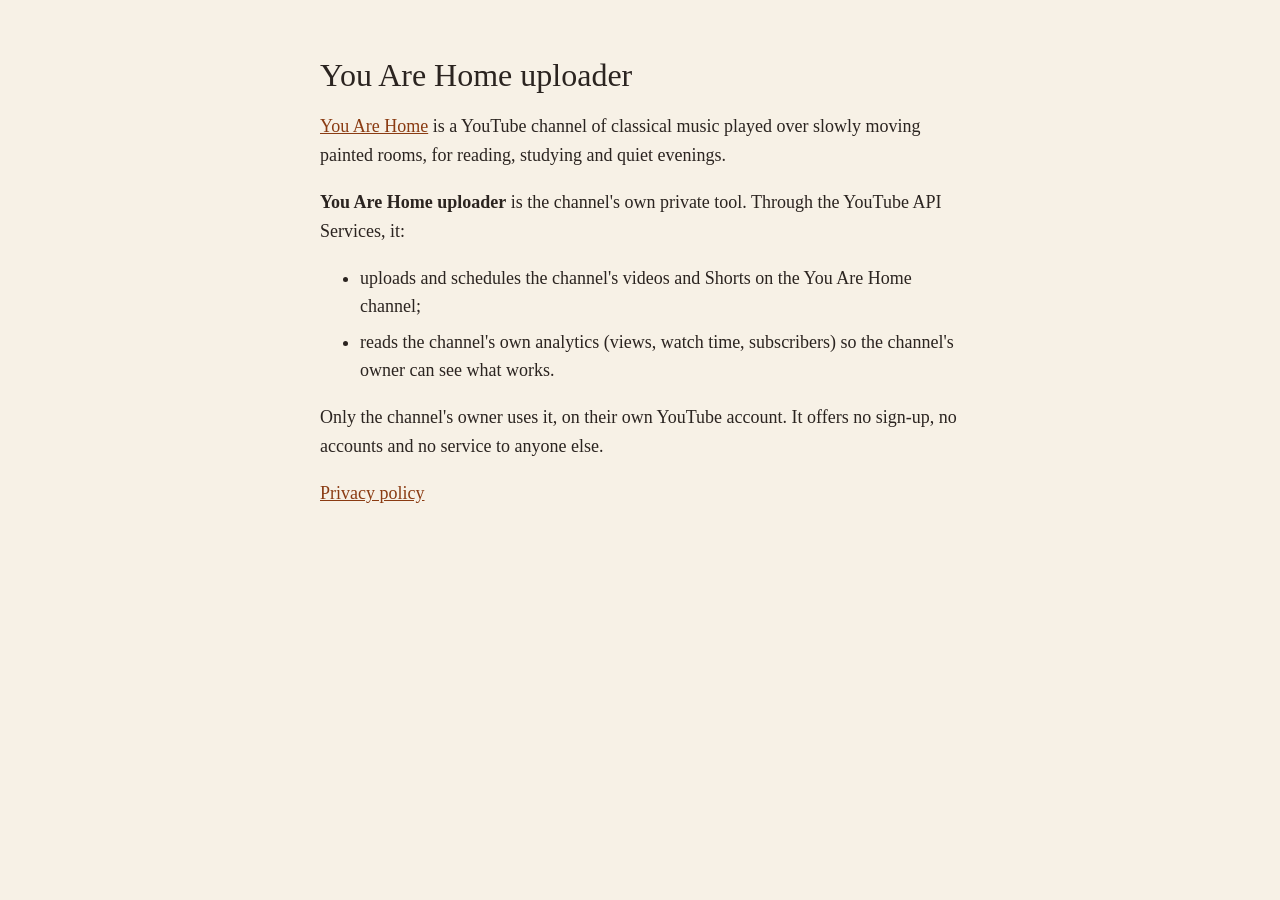
<file: index.html>
<!DOCTYPE html>
<html lang="en">
<head>
<meta charset="utf-8">
<meta name="viewport" content="width=device-width, initial-scale=1">
<title>You Are Home uploader</title>
<link rel="stylesheet" href="style.css">
</head>
<body>
<main>
  <h1>You Are Home uploader</h1>
  <p><a href="https://www.youtube.com/@UAreHome">You Are Home</a> is a YouTube channel of classical music played over slowly moving painted rooms, for reading, studying and quiet evenings.</p>
  <p><strong>You Are Home uploader</strong> is the channel's own private tool. Through the YouTube API Services, it:</p>
  <ul>
    <li>uploads and schedules the channel's videos and Shorts on the You Are Home channel;</li>
    <li>reads the channel's own analytics (views, watch time, subscribers) so the channel's owner can see what works.</li>
  </ul>
  <p>Only the channel's owner uses it, on their own YouTube account. It offers no sign-up, no accounts and no service to anyone else.</p>
  <p><a href="privacy.html">Privacy policy</a></p>
</main>
</body>
</html>
</file>
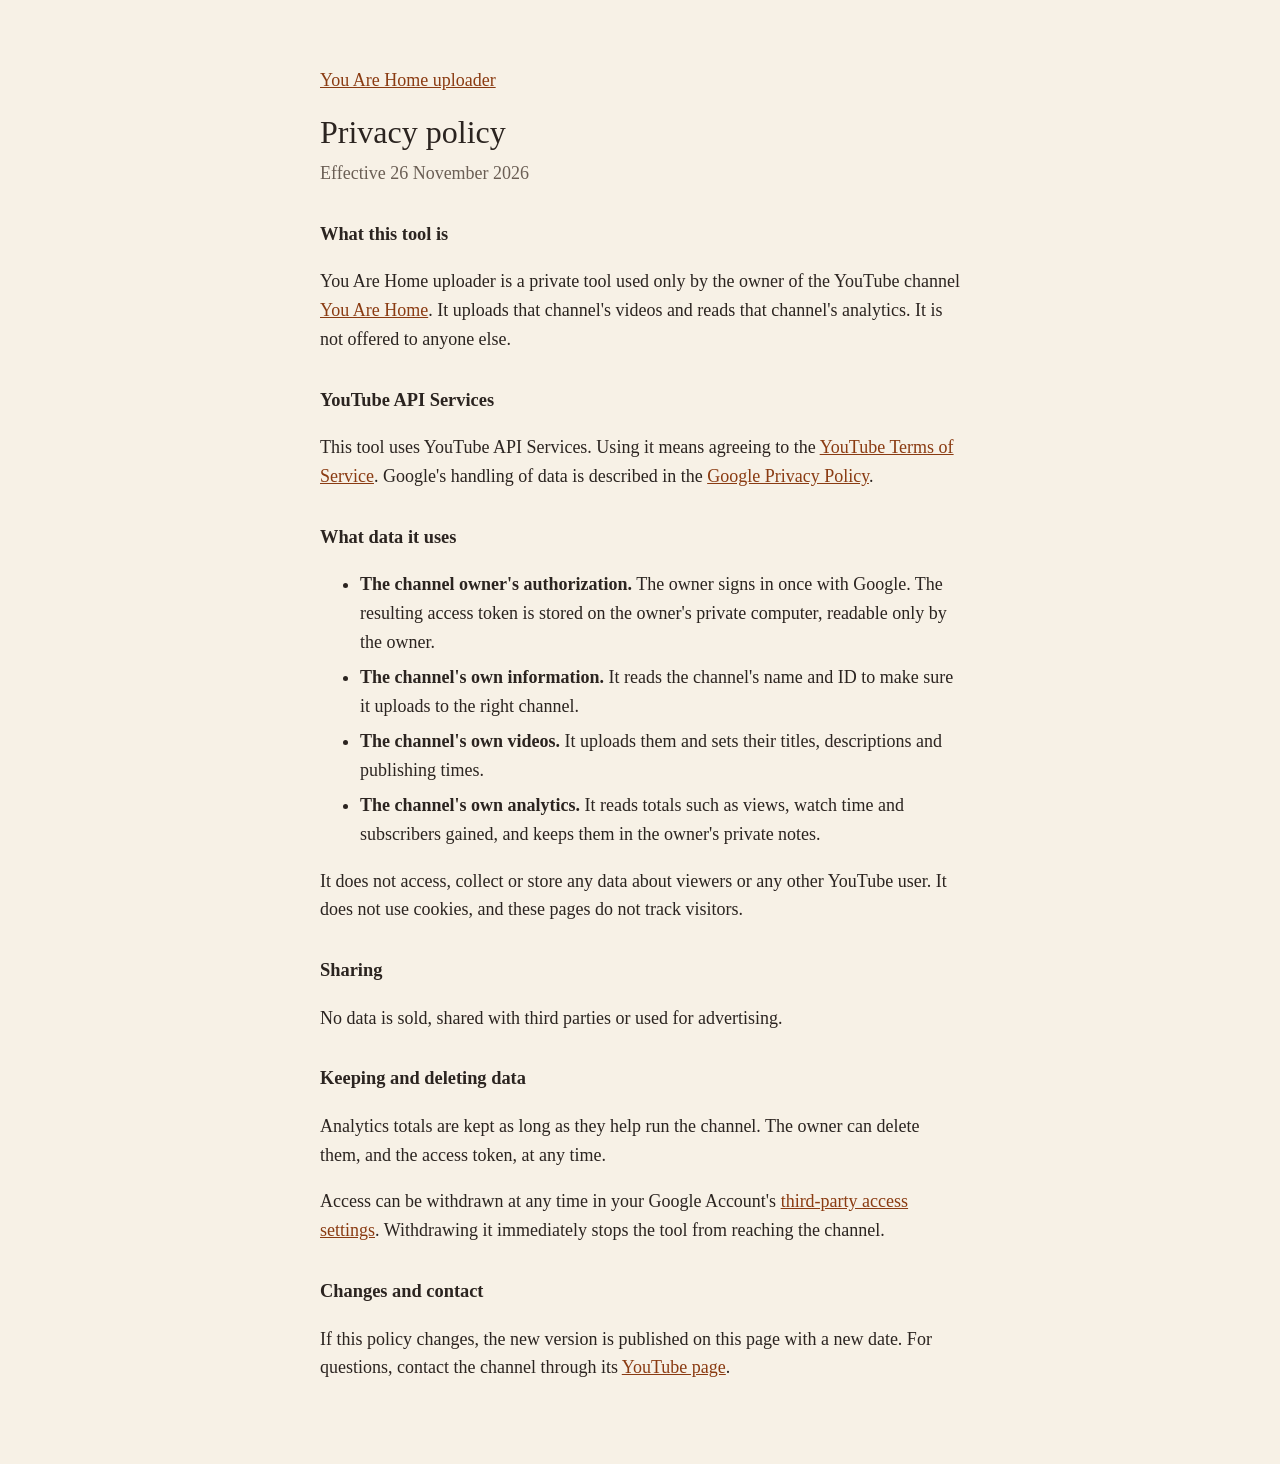
<file: privacy.html>
<!DOCTYPE html>
<html lang="en">
<head>
<meta charset="utf-8">
<meta name="viewport" content="width=device-width, initial-scale=1">
<title>Privacy policy · You Are Home uploader</title>
<link rel="stylesheet" href="style.css">
</head>
<body>
<main>
  <p><a href="index.html">You Are Home uploader</a></p>
  <h1>Privacy policy</h1>
  <p class="date">Effective 26 November 2026</p>

  <h2>What this tool is</h2>
  <p>You Are Home uploader is a private tool used only by the owner of the YouTube channel <a href="https://www.youtube.com/@UAreHome">You Are Home</a>. It uploads that channel's videos and reads that channel's analytics. It is not offered to anyone else.</p>

  <h2>YouTube API Services</h2>
  <p>This tool uses YouTube API Services. Using it means agreeing to the <a href="https://www.youtube.com/t/terms">YouTube Terms of Service</a>. Google's handling of data is described in the <a href="https://policies.google.com/privacy">Google Privacy Policy</a>.</p>

  <h2>What data it uses</h2>
  <ul>
    <li><strong>The channel owner's authorization.</strong> The owner signs in once with Google. The resulting access token is stored on the owner's private computer, readable only by the owner.</li>
    <li><strong>The channel's own information.</strong> It reads the channel's name and ID to make sure it uploads to the right channel.</li>
    <li><strong>The channel's own videos.</strong> It uploads them and sets their titles, descriptions and publishing times.</li>
    <li><strong>The channel's own analytics.</strong> It reads totals such as views, watch time and subscribers gained, and keeps them in the owner's private notes.</li>
  </ul>
  <p>It does not access, collect or store any data about viewers or any other YouTube user. It does not use cookies, and these pages do not track visitors.</p>

  <h2>Sharing</h2>
  <p>No data is sold, shared with third parties or used for advertising.</p>

  <h2>Keeping and deleting data</h2>
  <p>Analytics totals are kept as long as they help run the channel. The owner can delete them, and the access token, at any time.</p>
  <p>Access can be withdrawn at any time in your Google Account's <a href="https://myaccount.google.com/permissions">third-party access settings</a>. Withdrawing it immediately stops the tool from reaching the channel.</p>

  <h2>Changes and contact</h2>
  <p>If this policy changes, the new version is published on this page with a new date. For questions, contact the channel through its <a href="https://www.youtube.com/@UAreHome/about">YouTube page</a>.</p>
</main>
</body>
</html>
</file>
<file: style.css>
:root { color-scheme: light dark; --bg: #f7f1e6; --fg: #2b2420; --muted: #6b5f55; --link: #8a3b12; }
@media (prefers-color-scheme: dark) { :root { --bg: #1d1a17; --fg: #efe6da; --muted: #b3a697; --link: #f0a46b; } }
html { background: var(--bg); color: var(--fg); }
body { margin: 0; font: 18px/1.6 Georgia, "Iowan Old Style", "Times New Roman", serif; }
main { max-width: 40rem; margin: 0 auto; padding: 3rem 1.25rem 4rem; }
h1 { font-size: 2rem; line-height: 1.2; margin: 0.5rem 0 1rem; font-weight: normal; }
h2 { font-size: 1.15rem; margin: 2rem 0 0.5rem; }
a { color: var(--link); }
.date { color: var(--muted); margin-top: -0.5rem; }
li { margin: 0.4rem 0; }
</file>
